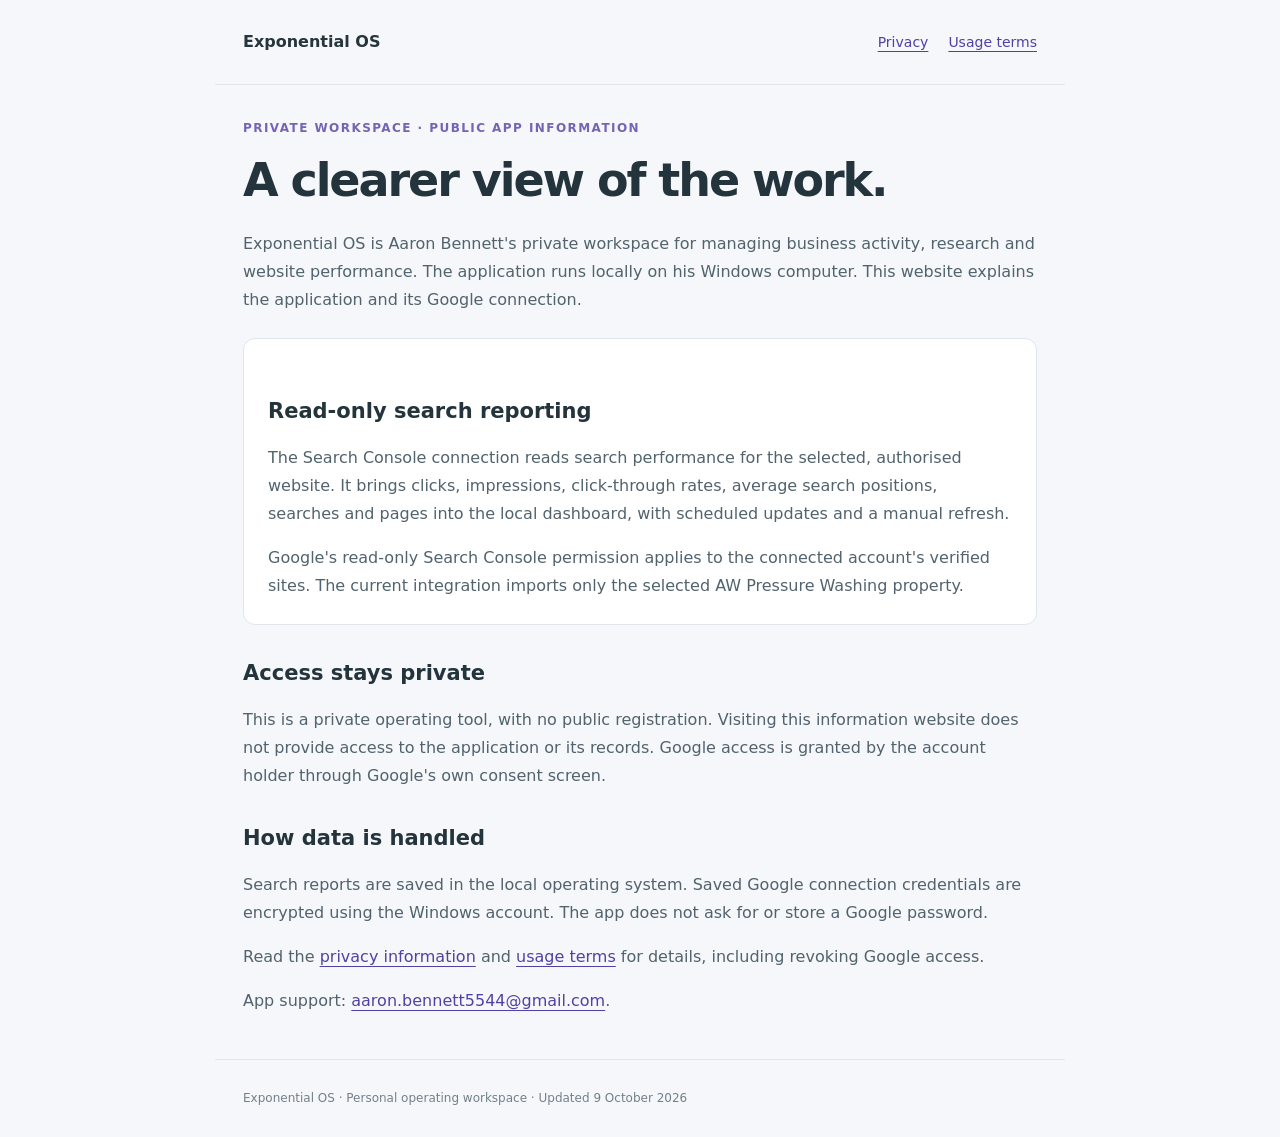
<file: index.html>
<!doctype html><html lang="en-AU"><head><meta charset="utf-8"><meta name="viewport" content="width=device-width,initial-scale=1"><title>Exponential OS | App information</title><meta name="description" content="Information about Exponential OS, a private local workspace with read-only Google Search Console reporting."><link rel="stylesheet" href="style.css"></head><body><header><a href="index.html">Exponential OS</a><nav aria-label="Information"><a href="privacy.html">Privacy</a><a href="terms.html">Usage terms</a></nav></header><main><span class="eyebrow">PRIVATE WORKSPACE · PUBLIC APP INFORMATION</span><h1>A clearer view of the work.</h1><p>Exponential OS is Aaron Bennett's private workspace for managing business activity, research and website performance. The application runs locally on his Windows computer. This website explains the application and its Google connection.</p><section class="panel"><h2>Read-only search reporting</h2><p>The Search Console connection reads search performance for the selected, authorised website. It brings clicks, impressions, click-through rates, average search positions, searches and pages into the local dashboard, with scheduled updates and a manual refresh.</p><p>Google's read-only Search Console permission applies to the connected account's verified sites. The current integration imports only the selected AW Pressure Washing property.</p></section><h2>Access stays private</h2><p>This is a private operating tool, with no public registration. Visiting this information website does not provide access to the application or its records. Google access is granted by the account holder through Google's own consent screen.</p><h2>How data is handled</h2><p>Search reports are saved in the local operating system. Saved Google connection credentials are encrypted using the Windows account. The app does not ask for or store a Google password.</p><p>Read the <a href="privacy.html">privacy information</a> and <a href="terms.html">usage terms</a> for details, including revoking Google access.</p><p>App support: <a href="mailto:aaron.bennett5544@gmail.com">aaron.bennett5544@gmail.com</a>.</p></main><footer>Exponential OS · Personal operating workspace · Updated 9 October 2026</footer></body></html>
</file>
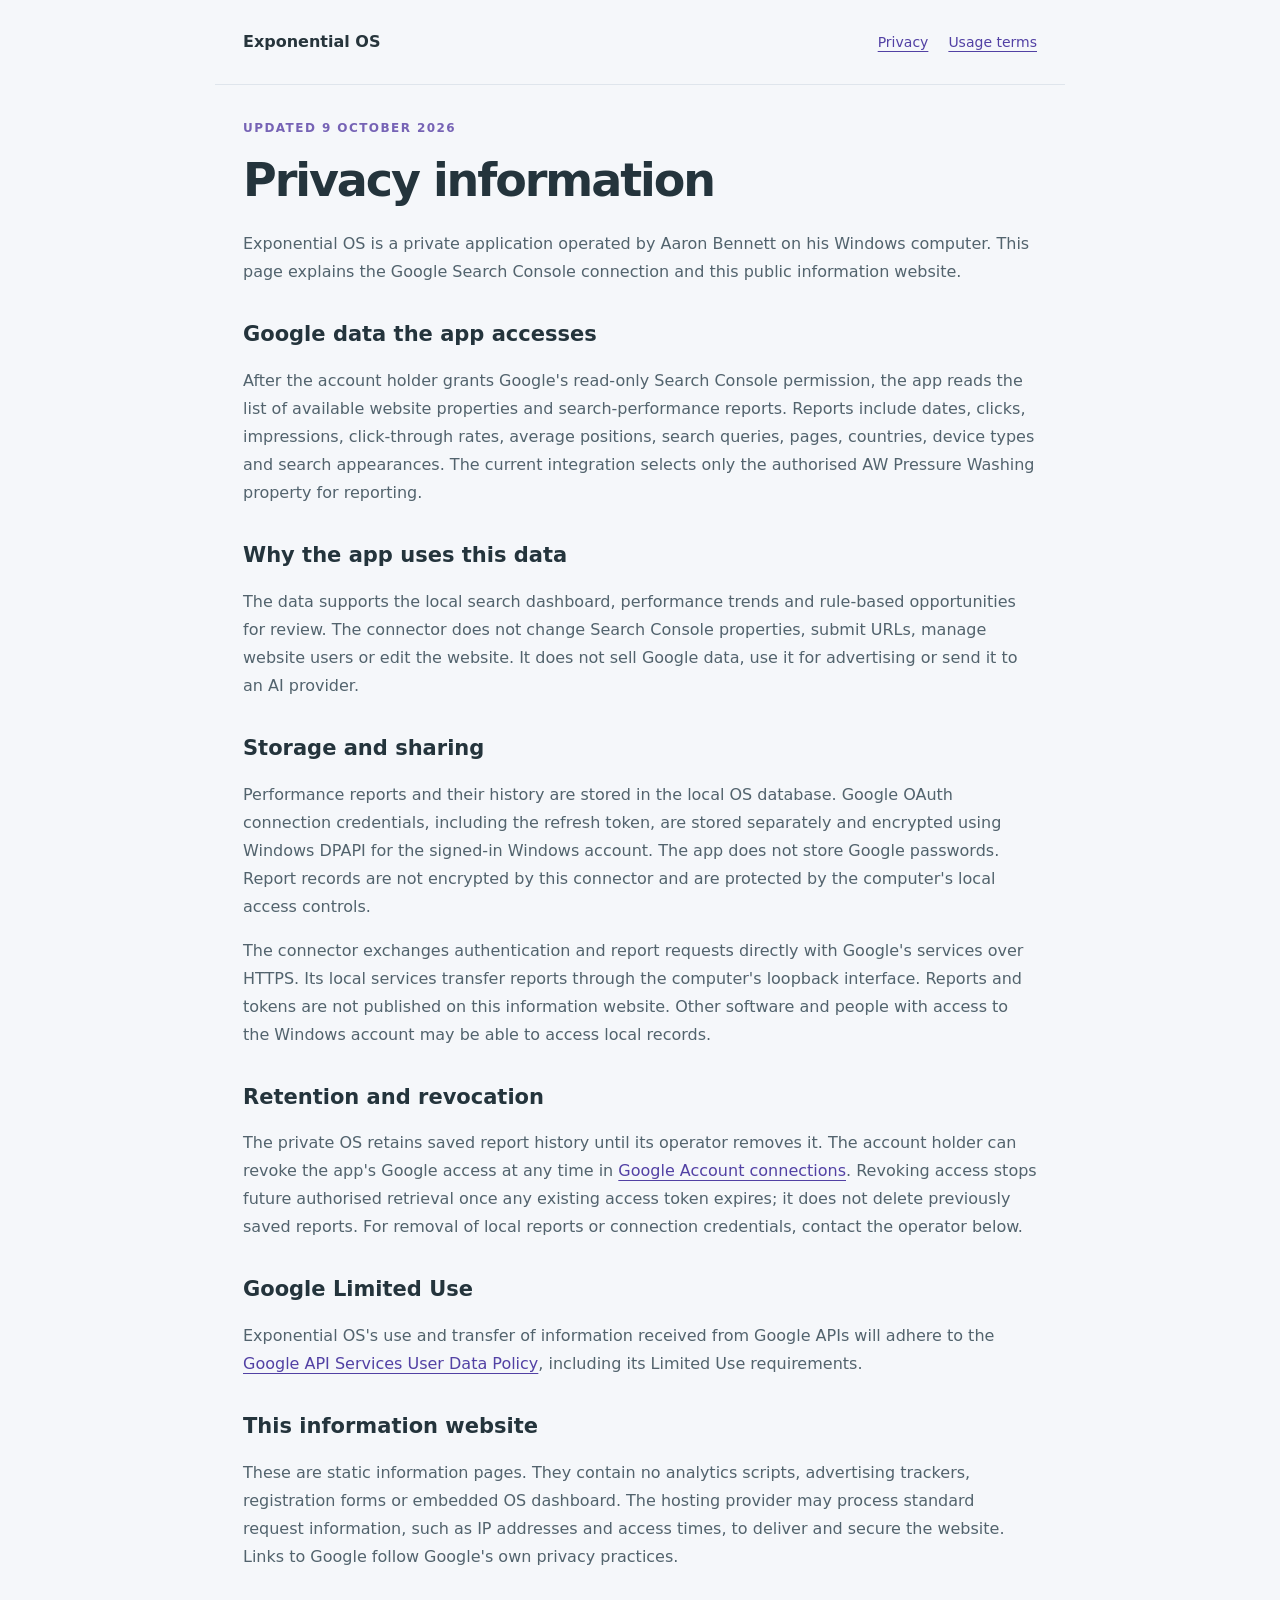
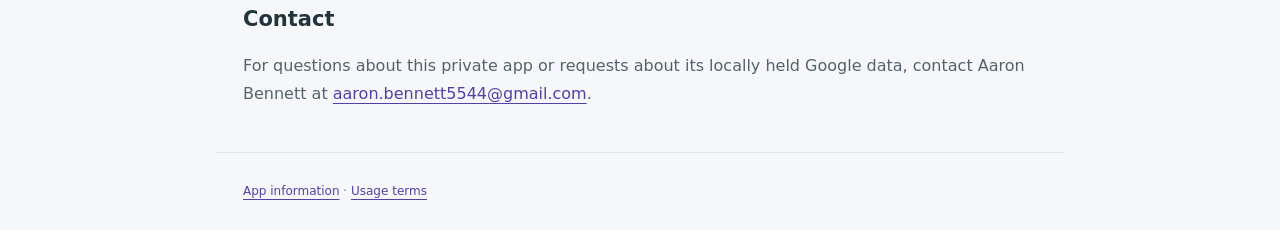
<file: privacy.html>
<!doctype html><html lang="en-AU"><head><meta charset="utf-8"><meta name="viewport" content="width=device-width,initial-scale=1"><title>Privacy | Exponential OS</title><link rel="stylesheet" href="style.css"></head><body><header><a href="index.html">Exponential OS</a><nav aria-label="Information"><a href="privacy.html" aria-current="page">Privacy</a><a href="terms.html">Usage terms</a></nav></header><main><span class="eyebrow">UPDATED 9 OCTOBER 2026</span><h1>Privacy information</h1><p>Exponential OS is a private application operated by Aaron Bennett on his Windows computer. This page explains the Google Search Console connection and this public information website.</p><h2>Google data the app accesses</h2><p>After the account holder grants Google's read-only Search Console permission, the app reads the list of available website properties and search-performance reports. Reports include dates, clicks, impressions, click-through rates, average positions, search queries, pages, countries, device types and search appearances. The current integration selects only the authorised AW Pressure Washing property for reporting.</p><h2>Why the app uses this data</h2><p>The data supports the local search dashboard, performance trends and rule-based opportunities for review. The connector does not change Search Console properties, submit URLs, manage website users or edit the website. It does not sell Google data, use it for advertising or send it to an AI provider.</p><h2>Storage and sharing</h2><p>Performance reports and their history are stored in the local OS database. Google OAuth connection credentials, including the refresh token, are stored separately and encrypted using Windows DPAPI for the signed-in Windows account. The app does not store Google passwords. Report records are not encrypted by this connector and are protected by the computer's local access controls.</p><p>The connector exchanges authentication and report requests directly with Google's services over HTTPS. Its local services transfer reports through the computer's loopback interface. Reports and tokens are not published on this information website. Other software and people with access to the Windows account may be able to access local records.</p><h2>Retention and revocation</h2><p>The private OS retains saved report history until its operator removes it. The account holder can revoke the app's Google access at any time in <a href="https://myaccount.google.com/connections" rel="noopener">Google Account connections</a>. Revoking access stops future authorised retrieval once any existing access token expires; it does not delete previously saved reports. For removal of local reports or connection credentials, contact the operator below.</p><h2>Google Limited Use</h2><p>Exponential OS's use and transfer of information received from Google APIs will adhere to the <a href="https://developers.google.com/terms/api-services-user-data-policy" rel="noopener">Google API Services User Data Policy</a>, including its Limited Use requirements.</p><h2>This information website</h2><p>These are static information pages. They contain no analytics scripts, advertising trackers, registration forms or embedded OS dashboard. The hosting provider may process standard request information, such as IP addresses and access times, to deliver and secure the website. Links to Google follow Google's own privacy practices.</p><h2>Contact</h2><p>For questions about this private app or requests about its locally held Google data, contact Aaron Bennett at <a href="mailto:aaron.bennett5544@gmail.com">aaron.bennett5544@gmail.com</a>.</p></main><footer><a href="index.html">App information</a> · <a href="terms.html">Usage terms</a></footer></body></html>
</file>
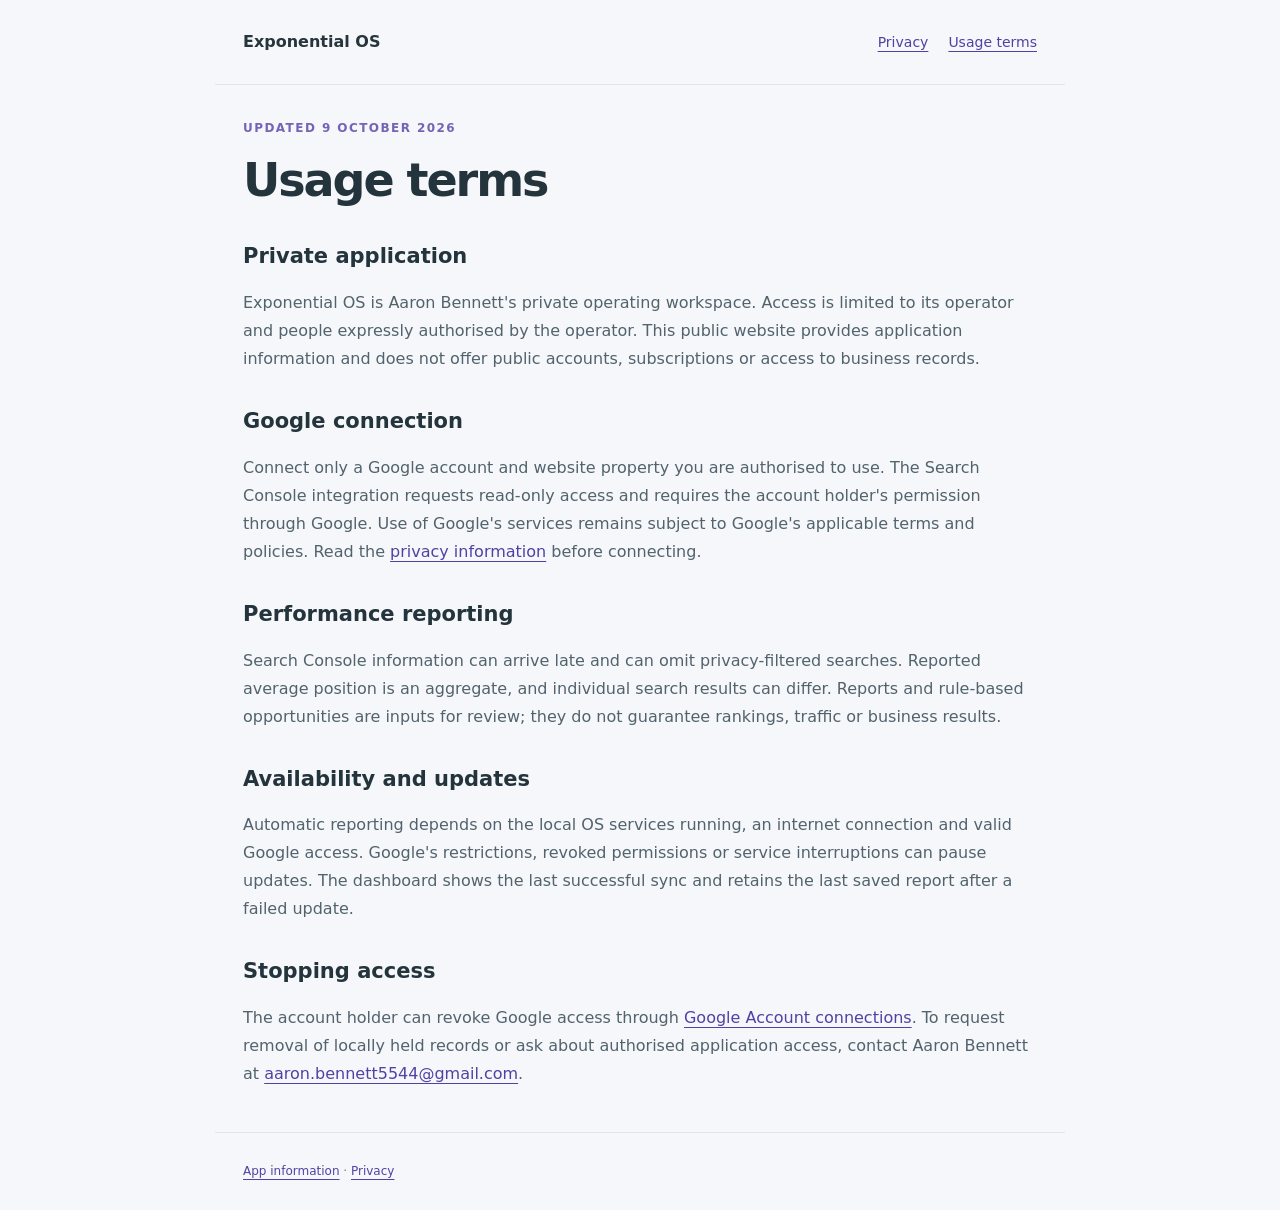
<file: terms.html>
<!doctype html><html lang="en-AU"><head><meta charset="utf-8"><meta name="viewport" content="width=device-width,initial-scale=1"><title>Usage terms | Exponential OS</title><link rel="stylesheet" href="style.css"></head><body><header><a href="index.html">Exponential OS</a><nav aria-label="Information"><a href="privacy.html">Privacy</a><a href="terms.html" aria-current="page">Usage terms</a></nav></header><main><span class="eyebrow">UPDATED 9 OCTOBER 2026</span><h1>Usage terms</h1><h2>Private application</h2><p>Exponential OS is Aaron Bennett's private operating workspace. Access is limited to its operator and people expressly authorised by the operator. This public website provides application information and does not offer public accounts, subscriptions or access to business records.</p><h2>Google connection</h2><p>Connect only a Google account and website property you are authorised to use. The Search Console integration requests read-only access and requires the account holder's permission through Google. Use of Google's services remains subject to Google's applicable terms and policies. Read the <a href="privacy.html">privacy information</a> before connecting.</p><h2>Performance reporting</h2><p>Search Console information can arrive late and can omit privacy-filtered searches. Reported average position is an aggregate, and individual search results can differ. Reports and rule-based opportunities are inputs for review; they do not guarantee rankings, traffic or business results.</p><h2>Availability and updates</h2><p>Automatic reporting depends on the local OS services running, an internet connection and valid Google access. Google's restrictions, revoked permissions or service interruptions can pause updates. The dashboard shows the last successful sync and retains the last saved report after a failed update.</p><h2>Stopping access</h2><p>The account holder can revoke Google access through <a href="https://myaccount.google.com/connections" rel="noopener">Google Account connections</a>. To request removal of locally held records or ask about authorised application access, contact Aaron Bennett at <a href="mailto:aaron.bennett5544@gmail.com">aaron.bennett5544@gmail.com</a>.</p></main><footer><a href="index.html">App information</a> · <a href="privacy.html">Privacy</a></footer></body></html>
</file>
<file: style.css>
:root{font:16px/1.75 system-ui,sans-serif;color:#24343c;background:#f5f7fa}*{box-sizing:border-box}body{margin:0}main,header,footer{max-width:850px;margin:auto;padding:28px}header{display:flex;justify-content:space-between;align-items:center;gap:20px;border-bottom:1px solid #dfe5ec}a{color:#5241a4;text-underline-offset:4px}header>a{font-weight:750;text-decoration:none;color:#27353c}nav{display:flex;gap:20px;font-size:14px}h1{font-size:clamp(30px,5vw,46px);letter-spacing:-.045em;line-height:1.2;margin:12px 0 22px}h2{font-size:21px;line-height:1.4;margin-top:34px}p,li{color:#52636d}.eyebrow{color:#7663b5;font-size:12px;font-weight:750;letter-spacing:.12em}.panel{background:#fff;border:1px solid #e0e5ed;padding:24px;border-radius:12px;margin:24px 0}.panel p:first-child{margin-top:0}.panel p:last-child{margin-bottom:0}footer{font-size:12px;color:#73808a;border-top:1px solid #dfe5ec}a:focus-visible{outline:3px solid #9582cd;outline-offset:5px}@media(max-width:550px){header{align-items:flex-start;flex-direction:column}main,header,footer{padding:22px}nav{gap:16px}.panel{padding:20px}}
</file>
